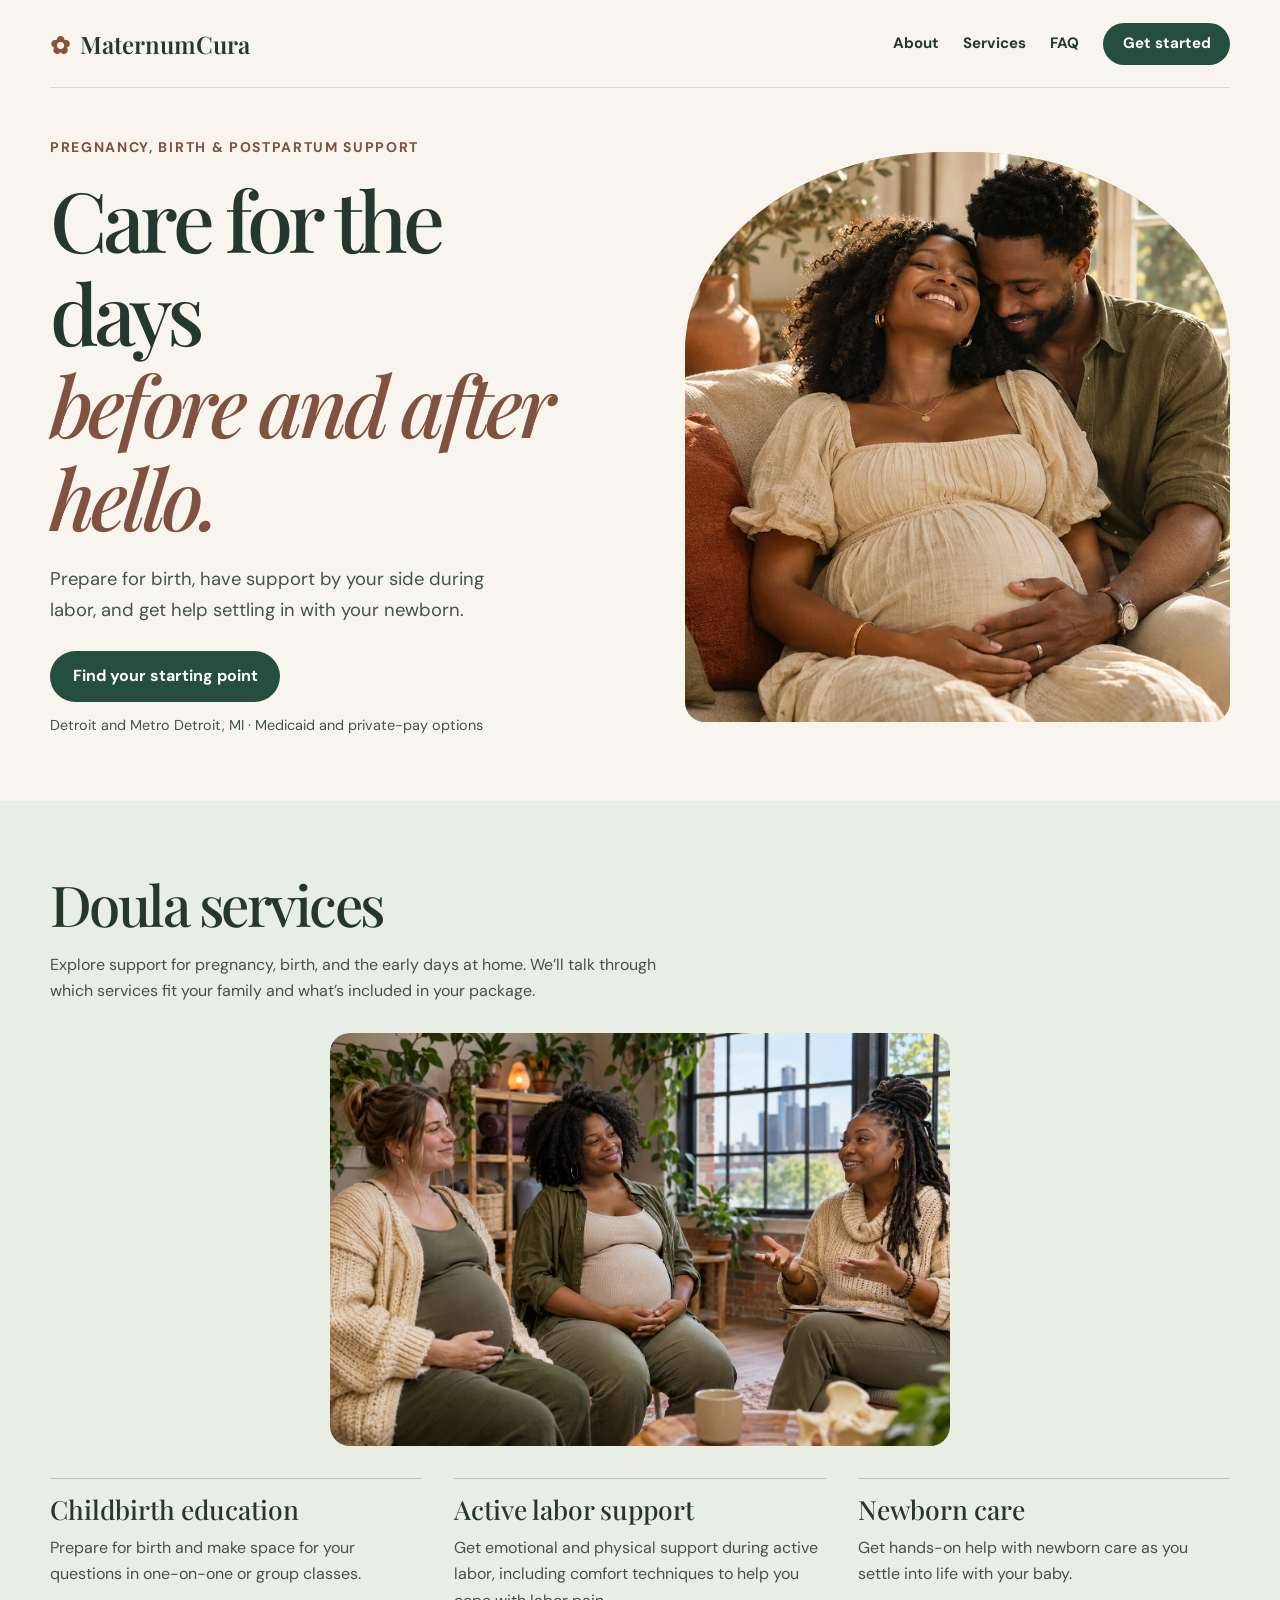
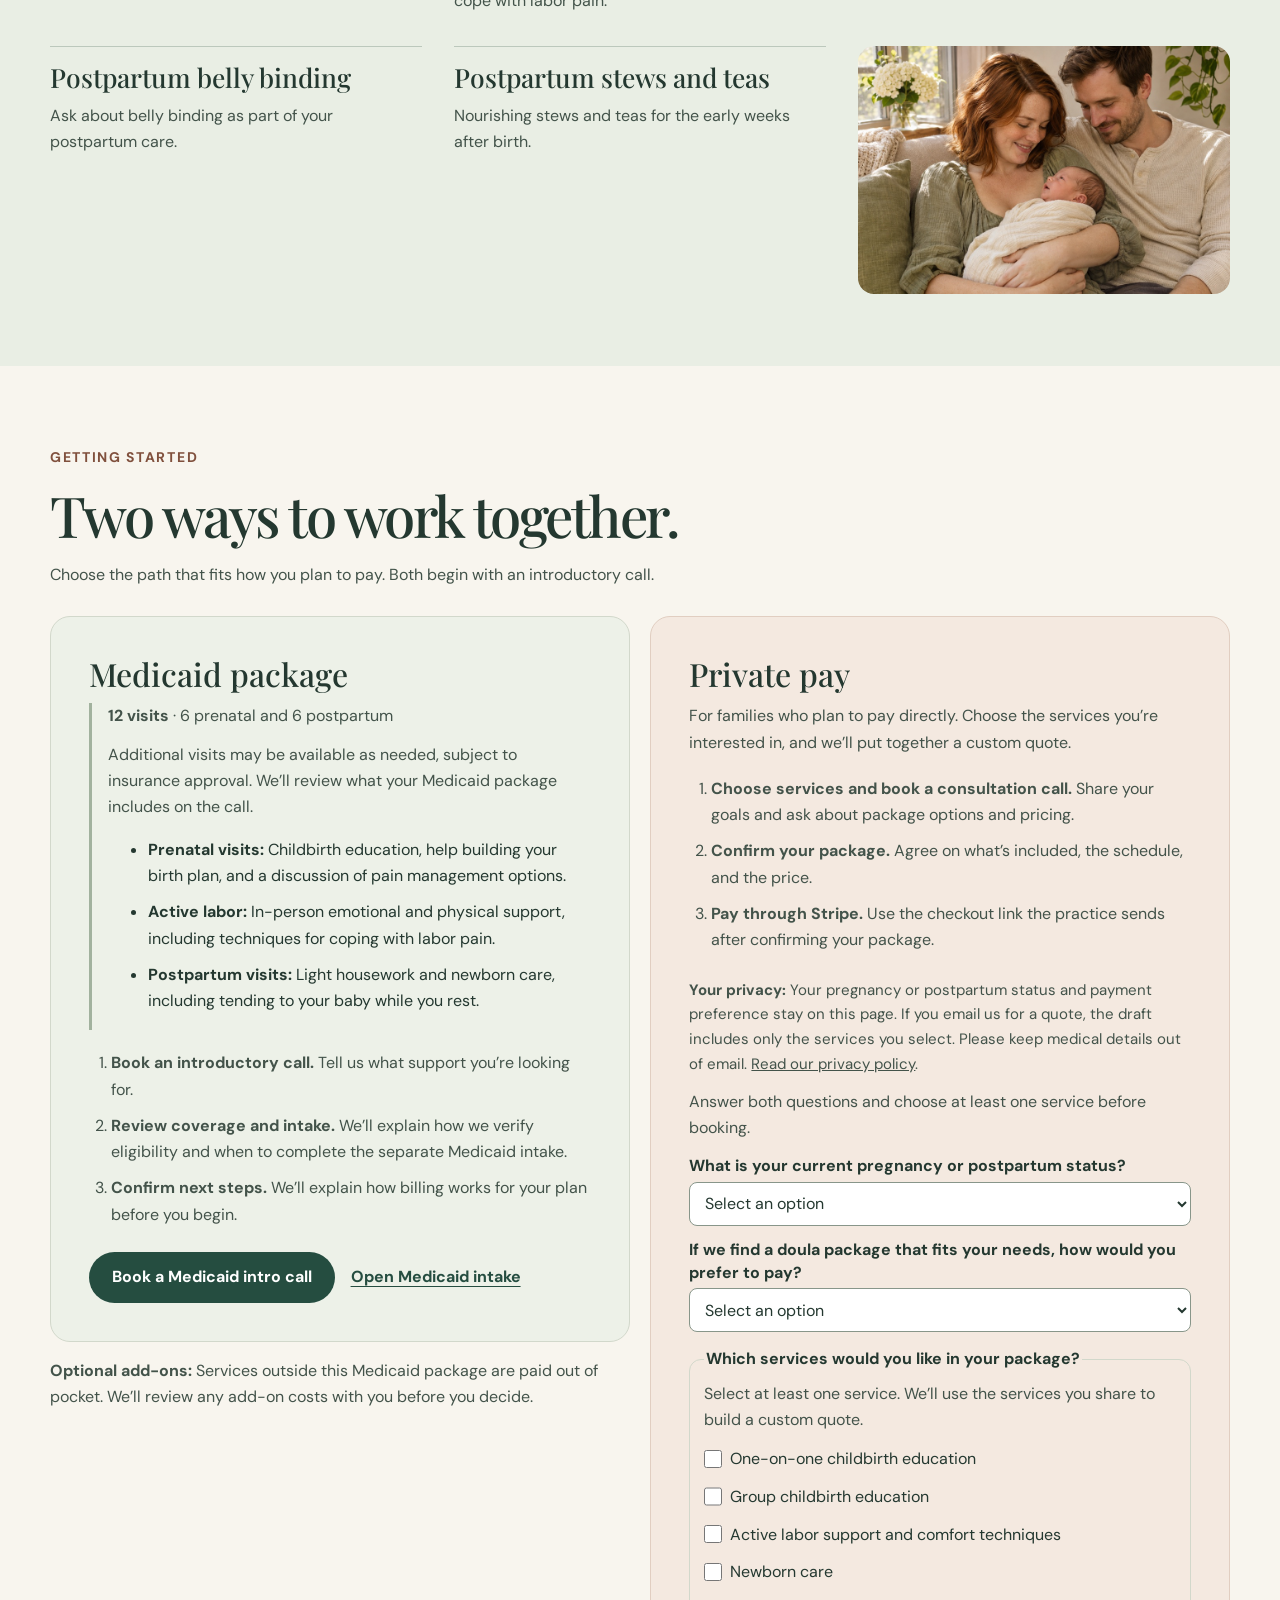
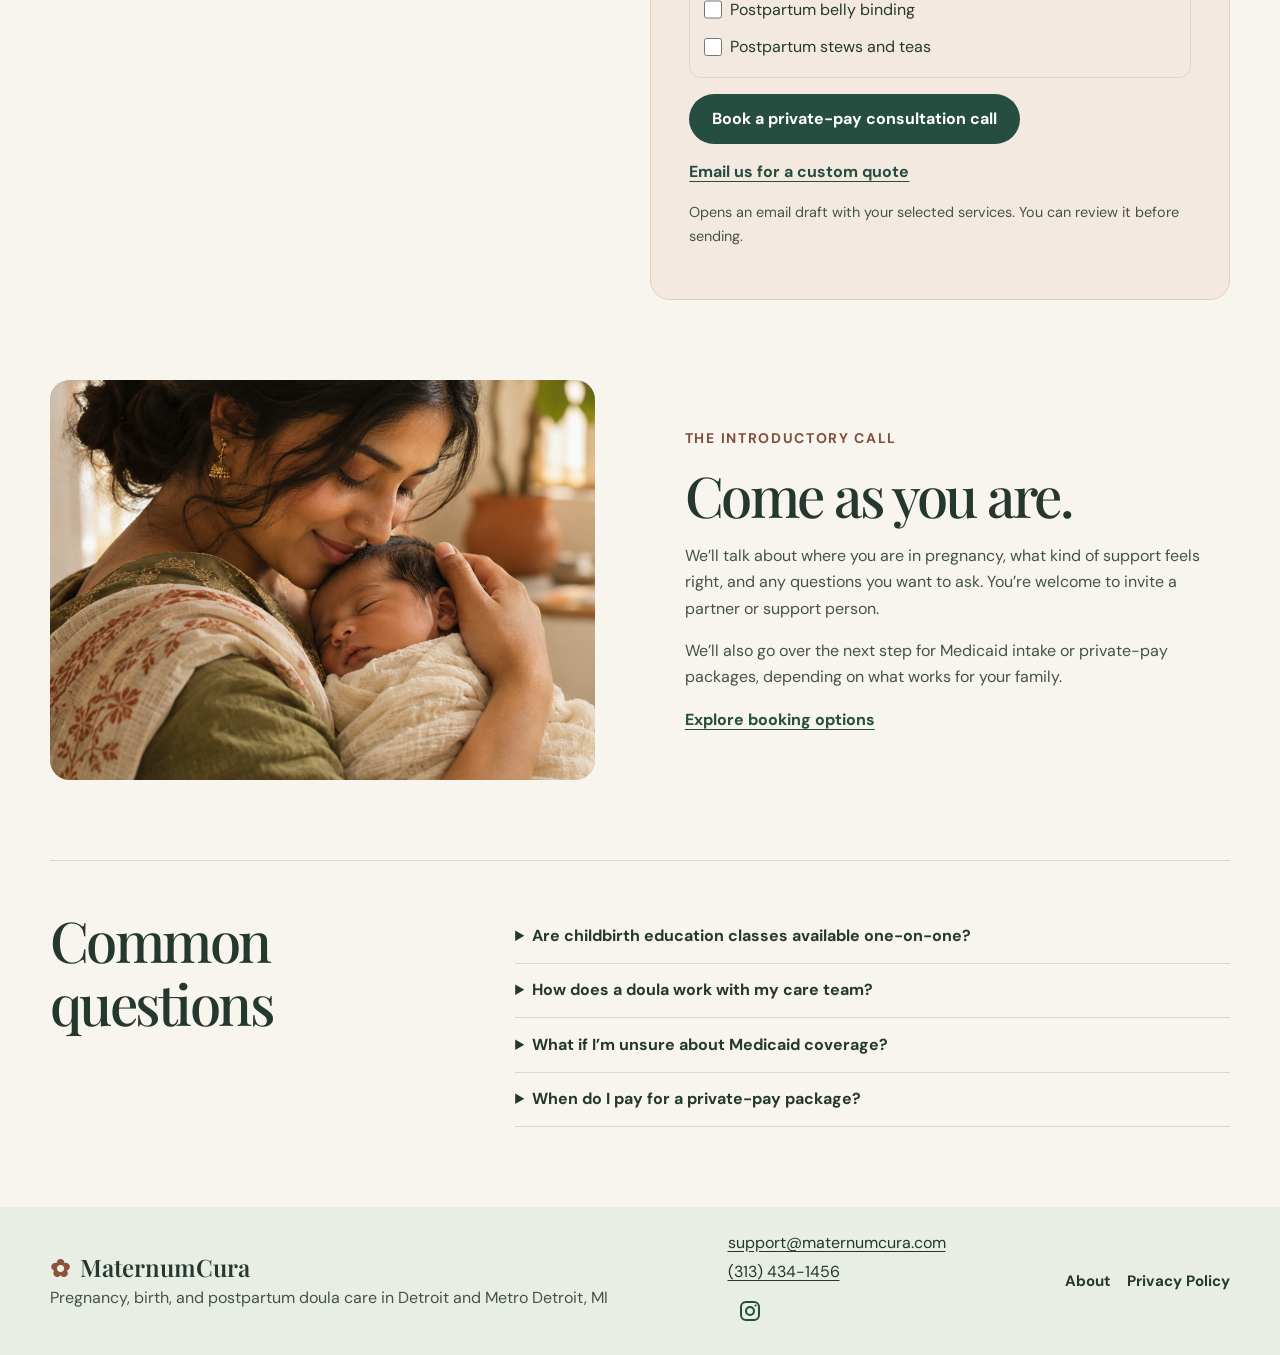
<file: index.html>
<!doctype html>
<html lang="en">
<head>
  <meta charset="utf-8">
  <meta name="viewport" content="width=device-width, initial-scale=1">
  <meta name="description" content="MaternumCura offers pregnancy, labor, postpartum, and newborn support across Detroit and the surrounding Metro Detroit area for Medicaid and private-pay families.">
  <meta name="theme-color" content="#f8f5ee">
  <title>MaternumCura | Metro Detroit Doula Care</title>
  <link rel="icon" href="assets/icon.png" type="image/png">
  <link rel="stylesheet" href="styles.css?v=instagram-icon">
  <script defer src="config.js"></script>
  <script defer src="site.js?v=required-intake"></script>
</head>
<body>
<a class="skip" href="#main">Skip to content</a>
<header class="shell header">
  <a class="brand" href="./"><span aria-hidden="true">✿</span> MaternumCura</a>
  <nav aria-label="Main navigation"><a href="about.html">About</a><a href="#support">Services</a><a href="#faq">FAQ</a><a class="button compact" href="#start">Get started</a></nav>
</header>
<main id="main">
  <section class="shell hero" aria-labelledby="hero-title">
    <div class="hero-copy">
      <p class="eyebrow">Pregnancy, birth &amp; postpartum support</p>
      <h1 id="hero-title">Care for the days <em>before and after hello.</em></h1>
      <p>Prepare for birth, have support by your side during labor, and get help settling in with your newborn.</p>
      <a class="button" href="#start">Find your starting point</a>
      <p class="note">Detroit and Metro Detroit, MI · Medicaid and private-pay options</p>
    </div>
    <img class="hero-photo" src="assets/expecting.jpg" alt="An expectant parent and their partner sitting together at home" width="886" height="886" fetchpriority="high">
  </section>

  <section class="care" id="support">
    <div class="shell">
      <h2>Doula services</h2>
      <p class="intro">Explore support for pregnancy, birth, and the early days at home. We’ll talk through which services fit your family and what’s included in your package.</p>
      <img class="care-photo" src="assets/childbirth-class.jpg" alt="Two expectant parents talking with a doula during a childbirth education class" width="1535" height="1024" loading="lazy">
      <div class="care-grid">
        <article><h3>Childbirth education</h3><p>Prepare for birth and make space for your questions in one-on-one or group classes.</p></article>
        <article><h3>Active labor support</h3><p>Get emotional and physical support during active labor, including comfort techniques to help you cope with labor pain.</p></article>
        <article><h3>Newborn care</h3><p>Get hands-on help with newborn care as you settle into life with your baby.</p></article>
        <article><h3>Postpartum belly binding</h3><p>Ask about belly binding as part of your postpartum care.</p></article>
        <article><h3>Postpartum stews and teas</h3><p>Nourishing stews and teas for the early weeks after birth.</p></article>
        <img class="family-photo" src="assets/family-at-home.jpg" alt="Two parents sitting together at home and holding their swaddled newborn" width="900" height="600" loading="lazy">
      </div>
    </div>
  </section>

  <section class="shell start" id="start" aria-labelledby="start-title">
    <p class="eyebrow">Getting started</p>
    <h2 id="start-title">Two ways to work together.</h2>
    <p class="intro">Choose the path that fits how you plan to pay. Both begin with an introductory call.</p>
    <div class="path-grid">
      <div>
        <article class="path medicaid">
          <h3>Medicaid package</h3>
          <div class="package-details">
            <p><strong>12 visits</strong> · 6 prenatal and 6 postpartum</p>
            <p>Additional visits may be available as needed, subject to insurance approval. We’ll review what your Medicaid package includes on the call.</p>
            <ul>
              <li><strong>Prenatal visits:</strong> Childbirth education, help building your birth plan, and a discussion of pain management options.</li>
              <li><strong>Active labor:</strong> In-person emotional and physical support, including techniques for coping with labor pain.</li>
              <li><strong>Postpartum visits:</strong> Light housework and newborn care, including tending to your baby while you rest.</li>
            </ul>
          </div>
          <ol>
            <li><strong>Book an introductory call.</strong> Tell us what support you’re looking for.</li>
            <li><strong>Review coverage and intake.</strong> We’ll explain how we verify eligibility and when to complete the separate Medicaid intake.</li>
            <li><strong>Confirm next steps.</strong> We’ll explain how billing works for your plan before you begin.</li>
          </ol>
          <div class="path-actions"><button class="button" data-service="medicaidScheduling">Book a Medicaid intro call</button><button class="text-button" data-service="medicaidIntake">Open Medicaid intake</button></div>
        </article>
        <p><strong>Optional add-ons:</strong> Services outside this Medicaid package are paid out of pocket. We’ll review any add-on costs with you before you decide.</p>
      </div>
      <article class="path private">
        <h3>Private pay</h3>
        <p>For families who plan to pay directly. Choose the services you’re interested in, and we’ll put together a custom quote.</p>
        <ol>
          <li><strong>Choose services and book a consultation call.</strong> Share your goals and ask about package options and pricing.</li>
          <li><strong>Confirm your package.</strong> Agree on what’s included, the schedule, and the price.</li>
          <li><strong>Pay through Stripe.</strong> Use the checkout link the practice sends after confirming your package.</li>
        </ol>
        <form id="private-intake" aria-describedby="private-privacy">
          <p id="private-privacy"><strong>Your privacy:</strong> Your pregnancy or postpartum status and payment preference stay on this page. If you email us for a quote, the draft includes only the services you select. Please keep medical details out of email. <a href="privacy.html">Read our privacy policy</a>.</p>
          <div id="private-questions">
            <p id="private-questions-note">Answer both questions and choose at least one service before booking.</p>
            <label for="intro-stage">What is your current pregnancy or postpartum status?</label>
            <select id="intro-stage" required>
              <option value="">Select an option</option>
              <option>I’m 1–3 months pregnant.</option>
              <option>I’m 4–6 months pregnant.</option>
              <option>I’m 7–9 months pregnant.</option>
              <option>I gave birth within the past 6 weeks.</option>
              <option>I gave birth more than 6 weeks ago.</option>
              <option>I’m planning ahead.</option>
              <option>I’d prefer to share on the call.</option>
            </select>
            <label for="intro-payment">If we find a doula package that fits your needs, how would you prefer to pay?</label>
            <select id="intro-payment" required>
              <option value="">Select an option</option>
              <option>I’m comfortable paying in full.</option>
              <option>I may need a payment plan and would like to discuss options.</option>
              <option>I’d like to explore Medicaid coverage.</option>
            </select>
          </div>
          <div id="private-services">
            <fieldset aria-describedby="service-selection-note">
              <legend>Which services would you like in your package?</legend>
              <p id="service-selection-note">Select at least one service. We’ll use the services you share to build a custom quote.</p>
              <label><input type="checkbox" value="One-on-one childbirth education"> One-on-one childbirth education</label>
              <label><input type="checkbox" value="Group childbirth education"> Group childbirth education</label>
              <label><input type="checkbox" value="Active labor support and comfort techniques"> Active labor support and comfort techniques</label>
              <label><input type="checkbox" value="Newborn care"> Newborn care</label>
              <label><input type="checkbox" value="Postpartum belly binding"> Postpartum belly binding</label>
              <label><input type="checkbox" value="Postpartum stews and teas"> Postpartum stews and teas</label>
            </fieldset>
          </div>
          <div class="path-actions"><button type="button" class="button" data-service="privateScheduling">Book a private-pay consultation call</button></div>
        </form>
          <a id="service-email" class="text-button" href="mailto:support@maternumcura.com">Email us for a custom quote</a>
          <p class="note">Opens an email draft with your selected services. You can review it before sending.</p>
      </article>
    </div>
    <noscript><p>Enable JavaScript to open booking and intake options.</p></noscript>
  </section>

  <section class="shell first-call" id="first-call">
    <img src="assets/newborn.jpg" alt="A parent cradling a swaddled newborn" width="886" height="886" loading="lazy">
    <div>
      <p class="eyebrow">The introductory call</p>
      <h2>Come as you are.</h2>
      <p>We’ll talk about where you are in pregnancy, what kind of support feels right, and any questions you want to ask. You’re welcome to invite a partner or support person.</p>
      <p>We’ll also go over the next step for Medicaid intake or private-pay packages, depending on what works for your family.</p>
      <a class="text-button" href="#start">Explore booking options</a>
    </div>
  </section>

  <section class="shell faq" id="faq">
    <h2>Common questions</h2>
    <div>
      <details><summary>Are childbirth education classes available one-on-one?</summary><p>Yes. MaternumCura offers both one-on-one and group childbirth education classes. Ask about format and availability on your introductory call.</p></details>
      <details><summary>How does a doula work with my care team?</summary><p>Your doula helps you prepare questions and offers practical and emotional support. Your medical care team handles exams, diagnoses, and treatment.</p></details>
      <details><summary>What if I’m unsure about Medicaid coverage?</summary><p>Start with a Medicaid introductory call. The practice can explain what information is needed to check your plan and guide you through its intake and billing process.</p></details>
      <details><summary>When do I pay for a private-pay package?</summary><p>After you and the practice confirm your package and price, you’ll receive a Stripe checkout link. You can ask about costs and payment timing during the introductory call.</p></details>
    </div>
  </section>
</main>

<footer>
  <div class="shell footer">
    <div>
      <a class="brand" href="./"><span aria-hidden="true">✿</span> MaternumCura</a>
      <p>Pregnancy, birth, and postpartum doula care in Detroit and Metro Detroit, MI</p>
    </div>
    <address class="contact">
      <a href="mailto:support@maternumcura.com">support@maternumcura.com</a>
      <a href="tel:+13134341456">(313) 434-1456</a>
      <a class="instagram-link" href="https://www.instagram.com/maternumcura/" aria-label="Maternum Cura on Instagram">
        <svg width="24" height="24" viewBox="0 0 24 24" fill="none" aria-hidden="true" focusable="false">
          <rect x="3" y="3" width="18" height="18" rx="5" stroke="currentColor" stroke-width="2"/>
          <circle cx="12" cy="12" r="4" stroke="currentColor" stroke-width="2"/>
          <circle cx="17.6" cy="6.5" r="1.1" fill="currentColor"/>
        </svg>
      </a>
    </address>
    <div class="footer-links"><a href="about.html">About</a><a href="privacy.html">Privacy Policy</a></div>
  </div>
</footer>
<dialog aria-labelledby="dialog-title">
  <form method="dialog"><button class="close" aria-label="Close">×</button></form>
  <h2 id="dialog-title"></h2>
  <p id="dialog-copy"></p>
  <a id="dialog-link" class="button" hidden></a>
  <p id="dialog-contact" hidden>For help, <a href="mailto:support@maternumcura.com">email us</a> or call <a href="tel:+13134341456">(313) 434-1456</a>.</p>
  <form method="dialog" id="dialog-dismiss"><button class="button">Close</button></form>
</dialog>
</body>
</html>
</file>
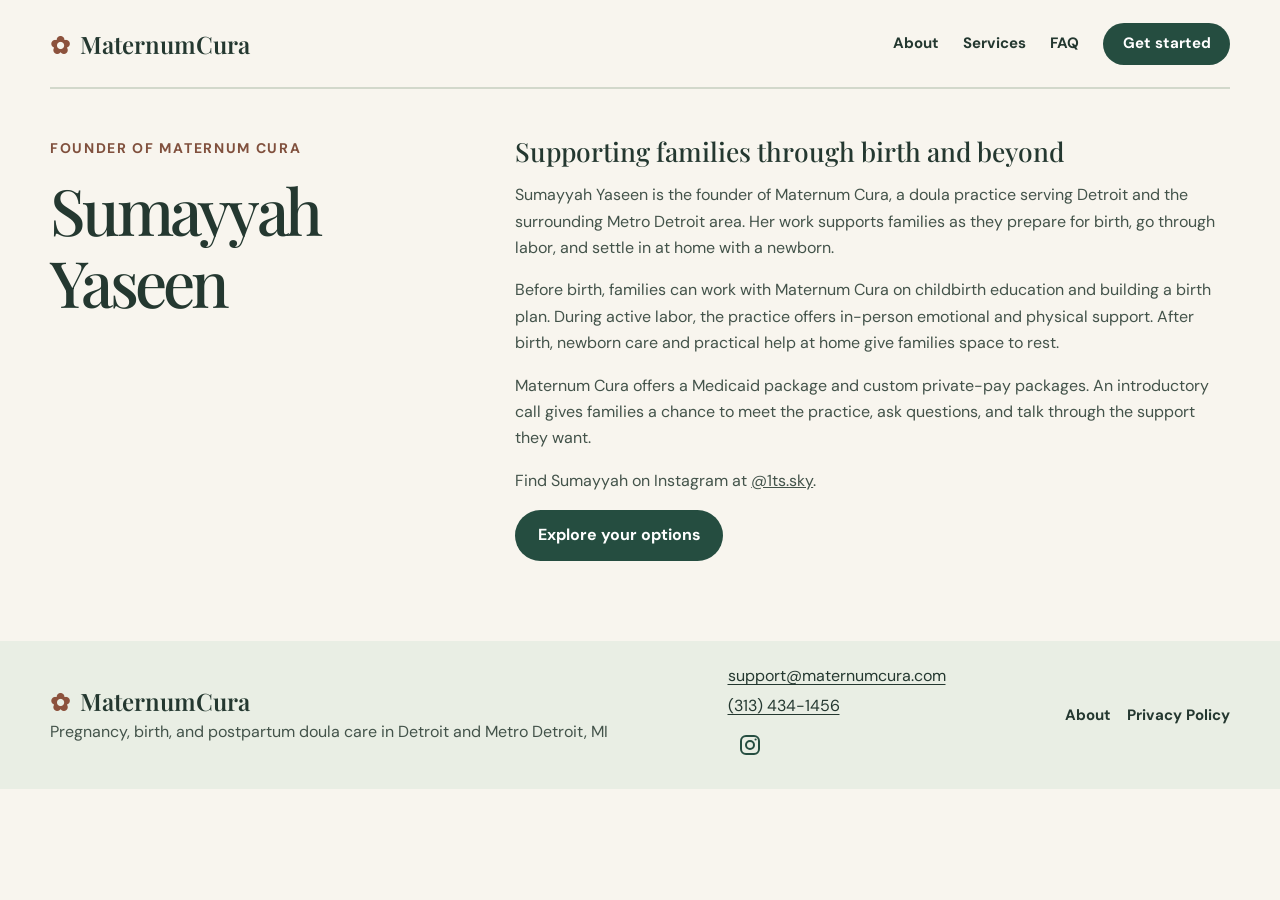
<file: about.html>
<!doctype html>
<html lang="en">
<head>
  <meta charset="utf-8">
  <meta name="viewport" content="width=device-width, initial-scale=1">
  <meta name="theme-color" content="#f8f5ee">
  <title>About Sumayyah Yaseen | Maternum Cura</title>
  <link rel="icon" href="assets/icon.png" type="image/png">
  <link rel="stylesheet" href="styles.css?v=instagram-icon">
</head>
<body>
<a class="skip" href="#main">Skip to content</a>
<header class="shell header">
  <a class="brand" href="./"><span aria-hidden="true">✿</span> MaternumCura</a>
  <nav aria-label="Main navigation"><a href="about.html" aria-current="page">About</a><a href="./#support">Services</a><a href="./#faq">FAQ</a><a class="button compact" href="./#start">Get started</a></nav>
</header>
<main id="main">
  <section class="shell faq" aria-labelledby="about-title">
    <div>
      <p class="eyebrow">Founder of Maternum Cura</p>
      <h1 id="about-title" class="about-title">Sumayyah Yaseen</h1>
    </div>
    <div class="privacy-content">
      <h2>Supporting families through birth and beyond</h2>
      <p>Sumayyah Yaseen is the founder of Maternum Cura, a doula practice serving Detroit and the surrounding Metro Detroit area. Her work supports families as they prepare for birth, go through labor, and settle in at home with a newborn.</p>
      <p>Before birth, families can work with Maternum Cura on childbirth education and building a birth plan. During active labor, the practice offers in-person emotional and physical support. After birth, newborn care and practical help at home give families space to rest.</p>
      <p>Maternum Cura offers a Medicaid package and custom private-pay packages. An introductory call gives families a chance to meet the practice, ask questions, and talk through the support they want.</p>
      <p>Find Sumayyah on Instagram at <a href="https://www.instagram.com/1ts.sky/">@1ts.sky</a>.</p>
      <a class="button" href="./#start">Explore your options</a>
    </div>
  </section>
</main>
<footer>
  <div class="shell footer">
    <div>
      <a class="brand" href="./"><span aria-hidden="true">✿</span> MaternumCura</a>
      <p>Pregnancy, birth, and postpartum doula care in Detroit and Metro Detroit, MI</p>
    </div>
    <address class="contact">
      <a href="mailto:support@maternumcura.com">support@maternumcura.com</a>
      <a href="tel:+13134341456">(313) 434-1456</a>
      <a class="instagram-link" href="https://www.instagram.com/maternumcura/" aria-label="Maternum Cura on Instagram">
        <svg width="24" height="24" viewBox="0 0 24 24" fill="none" aria-hidden="true" focusable="false">
          <rect x="3" y="3" width="18" height="18" rx="5" stroke="currentColor" stroke-width="2"/>
          <circle cx="12" cy="12" r="4" stroke="currentColor" stroke-width="2"/>
          <circle cx="17.6" cy="6.5" r="1.1" fill="currentColor"/>
        </svg>
      </a>
    </address>
    <div class="footer-links"><a href="about.html" aria-current="page">About</a><a href="privacy.html">Privacy Policy</a></div>
  </div>
</footer>
</body>
</html>
</file>
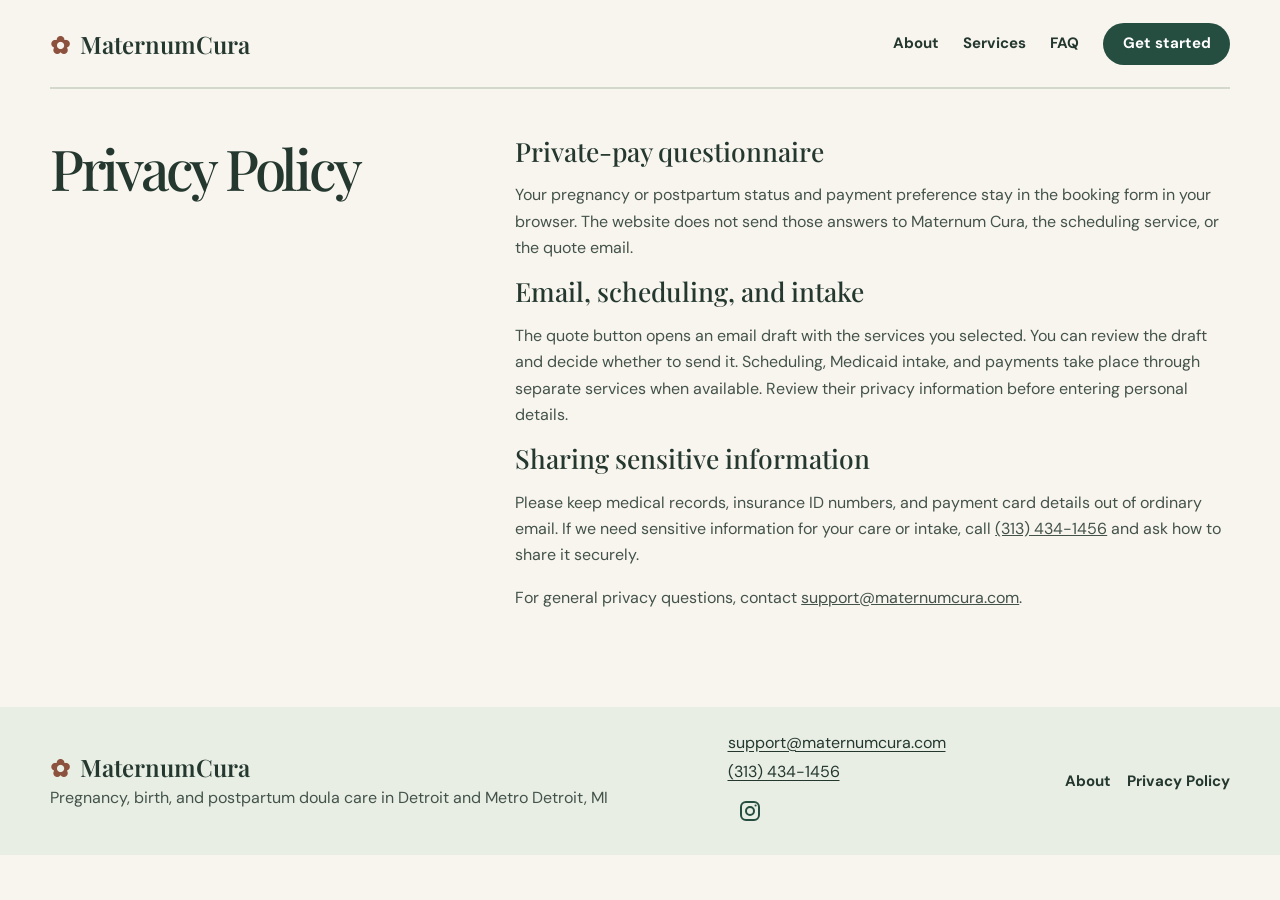
<file: privacy.html>
<!doctype html>
<html lang="en">
<head>
  <meta charset="utf-8">
  <meta name="viewport" content="width=device-width, initial-scale=1">
  <meta name="theme-color" content="#f8f5ee">
  <title>Privacy Policy | Maternum Cura</title>
  <link rel="icon" href="assets/icon.png" type="image/png">
  <link rel="stylesheet" href="styles.css?v=instagram-icon">
</head>
<body>
<a class="skip" href="#main">Skip to content</a>
<header class="shell header">
  <a class="brand" href="./"><span aria-hidden="true">✿</span> MaternumCura</a>
  <nav aria-label="Main navigation"><a href="about.html">About</a><a href="./#support">Services</a><a href="./#faq">FAQ</a><a class="button compact" href="./#start">Get started</a></nav>
</header>
<main id="main">
  <section class="shell faq">
    <h1 style="font-size:clamp(2.15rem,4.4vw,3.75rem)">Privacy Policy</h1>
    <div class="privacy-content">
      <h2>Private-pay questionnaire</h2>
      <p>Your pregnancy or postpartum status and payment preference stay in the booking form in your browser. The website does not send those answers to Maternum Cura, the scheduling service, or the quote email.</p>
      <h2>Email, scheduling, and intake</h2>
      <p>The quote button opens an email draft with the services you selected. You can review the draft and decide whether to send it. Scheduling, Medicaid intake, and payments take place through separate services when available. Review their privacy information before entering personal details.</p>
      <h2>Sharing sensitive information</h2>
      <p>Please keep medical records, insurance ID numbers, and payment card details out of ordinary email. If we need sensitive information for your care or intake, call <a href="tel:+13134341456">(313) 434-1456</a> and ask how to share it securely.</p>
      <p>For general privacy questions, contact <a href="mailto:support@maternumcura.com">support@maternumcura.com</a>.</p>
    </div>
  </section>
</main>
<footer>
  <div class="shell footer">
    <div>
      <a class="brand" href="./"><span aria-hidden="true">✿</span> MaternumCura</a>
      <p>Pregnancy, birth, and postpartum doula care in Detroit and Metro Detroit, MI</p>
    </div>
    <address class="contact">
      <a href="mailto:support@maternumcura.com">support@maternumcura.com</a>
      <a href="tel:+13134341456">(313) 434-1456</a>
      <a class="instagram-link" href="https://www.instagram.com/maternumcura/" aria-label="Maternum Cura on Instagram">
        <svg width="24" height="24" viewBox="0 0 24 24" fill="none" aria-hidden="true" focusable="false">
          <rect x="3" y="3" width="18" height="18" rx="5" stroke="currentColor" stroke-width="2"/>
          <circle cx="12" cy="12" r="4" stroke="currentColor" stroke-width="2"/>
          <circle cx="17.6" cy="6.5" r="1.1" fill="currentColor"/>
        </svg>
      </a>
    </address>
    <div class="footer-links"><a href="about.html">About</a><a href="privacy.html" aria-current="page">Privacy Policy</a></div>
  </div>
</footer>
</body>
</html>
</file>
<file: styles.css>
@import url('https://fonts.googleapis.com/css2?family=DM+Sans:wght@400;500;600;700&family=Playfair+Display:ital,wght@0,500;0,600;1,500&display=swap');

:root{color-scheme:light;--paper:#f8f5ee;--ink:#243830;--body:#43534a;--green:#254d40;--line:#d2d8cb;--serif:"Playfair Display",Georgia,serif;--sans:"DM Sans",system-ui,sans-serif}
*{box-sizing:border-box}
html{scroll-behavior:smooth}
body{margin:0;background:var(--paper);color:var(--ink);font:1rem/1.65 var(--sans)}
a{color:inherit}
button{font:inherit}
[hidden]{display:none!important}
:focus-visible{outline:3px solid #9a4e37;outline-offset:5px}
.skip{position:absolute;left:1rem;top:1rem;background:white;padding:.5rem;transform:translateY(-200%);z-index:1}
.skip:focus{transform:none}
.shell{width:min(1180px,calc(100% - 5rem));margin-inline:auto}
.header,.footer,nav{display:flex;align-items:center;justify-content:space-between;gap:1.5rem}
.header{min-height:88px;border-bottom:1px solid var(--line)}
.brand{font:600 1.5rem var(--serif);text-decoration:none;white-space:nowrap}
.brand span{color:#8c523d;margin-right:.25rem}
nav a,.footer>a:last-child{font-size:.94rem;font-weight:700;text-decoration:none}
nav a:hover,.footer>a:last-child:hover{text-decoration:underline}
.button{display:inline-flex;align-items:center;justify-content:center;min-height:48px;padding:.7rem 1.35rem;border:1px solid transparent;border-radius:999px;background:var(--green);color:white;font-weight:700;text-decoration:none;cursor:pointer;text-align:center}
.button:hover{background:#18382e;text-decoration:none}
.compact{min-height:42px;padding:.45rem 1.15rem}
.hero{display:grid;grid-template-columns:1fr 1fr;align-items:center;gap:clamp(2rem,7vw,7rem);padding-block:3rem 4rem}
.hero-photo,.first-call img{display:block;width:100%;object-fit:cover}
.hero-photo{height:clamp(420px,47vw,570px);border-radius:48% 48% 1.25rem 1.25rem / 35% 35% 1.25rem 1.25rem;object-position:center 42%;background:#c9b6a2}
h1,h2,h3{font:500 1rem/1.11 var(--serif);margin:0}
h1{font-size:clamp(3.15rem,6.5vw,6rem);letter-spacing:-.058em}
h1 em{display:block;font-weight:500;color:#81523f}
h2{font-size:clamp(2.15rem,4.4vw,3.75rem);letter-spacing:-.045em}
h3{font-size:1.65rem}
p{color:var(--body)}
.hero-copy>p:not(.eyebrow,.note){font-size:1.15rem;max-width:29rem;margin:1.35rem 0 1.6rem}
.eyebrow{margin:0 0 .9rem;color:#80503d;font-size:.875rem;letter-spacing:.12em;text-transform:uppercase;font-weight:700}
.note{font-size:.9rem;margin:.75rem 0 0}
.care{padding-block:4.5rem;background:#e9eee4}
.intro{max-width:39rem;margin:1rem 0 1.75rem}
.care-photo{display:block;width:min(100%, 620px);height:auto;border-radius:1.25rem;margin:0 auto 2rem}
.care-grid{display:grid;grid-template-columns:repeat(3,1fr);gap:2rem}
.care-grid article{border-top:1px solid #bcc8bc;padding-top:1rem}
.care-grid p{margin:.65rem 0 0}
.family-photo{display:block;width:100%;height:auto;border-radius:1rem}
.start{padding-block:5rem}
.path-grid{display:grid;align-items:start;grid-template-columns:1fr 1fr;gap:1.25rem}
.path{display:flex;flex-direction:column;align-items:flex-start;padding:clamp(1.25rem,3vw,2.4rem);border-radius:1.25rem;border:1px solid var(--line);background:#edf1e8}
.path.private{background:#f4e9e0;border-color:#e1cec1}
.path h3{font-size:2rem}
.path p{margin:.75rem 0}
.package-details{margin:.75rem 0;border-left:3px solid #a2b29e;padding-left:1rem}
.package-details p:first-child{margin-top:0}
.package-details p:last-child{margin-bottom:0}
.path ol{padding-left:1.35rem;margin:.5rem 0 1.5rem;color:var(--body)}
.path li+li{margin-top:.6rem}
.path-actions{display:flex;flex-wrap:wrap;align-items:center;gap:.75rem 1rem;margin-top:auto}
.text-button{padding:.25rem 0;border:0;background:none;color:var(--green);font-weight:700;text-decoration:underline;text-underline-offset:.22em;cursor:pointer}
.first-call{display:grid;grid-template-columns:1fr 1fr;align-items:center;gap:clamp(2rem,7vw,6rem);padding-bottom:5rem}
.first-call img{height:400px;border-radius:1.25rem;background:#c9b6a2;object-position:center 40%}
.faq{display:grid;grid-template-columns:1fr 1.65fr;gap:2rem;padding-block:3rem 5rem;border-top:1px solid var(--line)}
details{border-bottom:1px solid var(--line);padding:.85rem 0}
summary{font-weight:700;cursor:pointer}
details p{margin:.65rem 0 0}
footer{background:#e9eee4;padding-block:1.4rem}
.footer p{margin:0}
.contact{display:flex;flex-direction:column;gap:.2rem;font-style:normal}
.contact a,#dialog-contact a{text-underline-offset:.2em}
dialog{width:min(92%,470px);border:1px solid var(--line);border-radius:1.25rem;background:var(--paper);color:var(--ink);padding:2.4rem 1.6rem 1.6rem}
dialog h2{font-size:2rem}
dialog::backdrop{background:#172b24aa}
.close{position:absolute;top:.4rem;right:.6rem;min-width:44px;min-height:44px;border:0;background:none;color:var(--ink);font-size:1.6rem;cursor:pointer}
@media(max-width:760px){
.shell{width:calc(100% - 2rem)}
.header{min-height:72px}
nav>a:not(.button){display:none}
.hero,.path-grid,.first-call,.faq{grid-template-columns:1fr}
.hero{padding-block:2rem 3rem}
.hero-photo{height:clamp(330px,92vw,500px)}
.care-grid{grid-template-columns:1fr;gap:1rem}
.care,.start{padding-block:3rem}
.first-call{padding-bottom:3rem}
.first-call img{height:340px}
.faq{gap:1rem;padding-block:2rem 3rem}
.footer{flex-wrap:wrap;gap:.65rem 1.5rem}
}
@media(max-width:370px){.brand{font-size:1.2rem}.compact{padding-inline:.7rem}}
@media(prefers-reduced-motion:reduce){html{scroll-behavior:auto}}

#private-questions{width:100%;margin-bottom:1rem}
#private-questions label{display:block;margin:.85rem 0 .25rem;font-weight:700;line-height:1.4}
#private-questions select{display:block;width:100%;min-height:44px;border:1px solid #88968a;border-radius:.5rem;background:#fff;color:var(--ink);font:inherit;padding:.4rem .65rem}

#private-services{width:100%}
#service-email{margin-top:.65rem}
#private-services fieldset{min-width:0;margin:0 0 1rem;padding:.65rem .85rem;border:1px solid var(--line);border-radius:.75rem}
#private-services legend{font-weight:700;line-height:1.4}
#private-services fieldset p{margin:0 0 .45rem}
#private-services label{display:flex;align-items:flex-start;gap:.5rem;padding:.35rem 0;cursor:pointer}
#private-services input{flex:none;width:1.15rem;height:1.15rem;margin:.22rem 0 0;accent-color:var(--green)}

#private-intake{width:100%}
#private-privacy{margin-top:0;font-size:.94rem}

.privacy-content h2{font-size:1.65rem;letter-spacing:normal}

.about-title{font-size:clamp(2.6rem,5vw,4.5rem)}
.footer-links{display:flex;flex-wrap:wrap;gap:.5rem 1rem}
.footer-links a{font-size:.94rem;font-weight:700;text-decoration:none}
.footer-links a:hover{text-decoration:underline}

.instagram-link{display:inline-grid;place-items:center;align-self:flex-start;width:44px;height:44px;border-radius:50%;color:var(--green)}
.instagram-link:hover{background:var(--line)}
</file>
